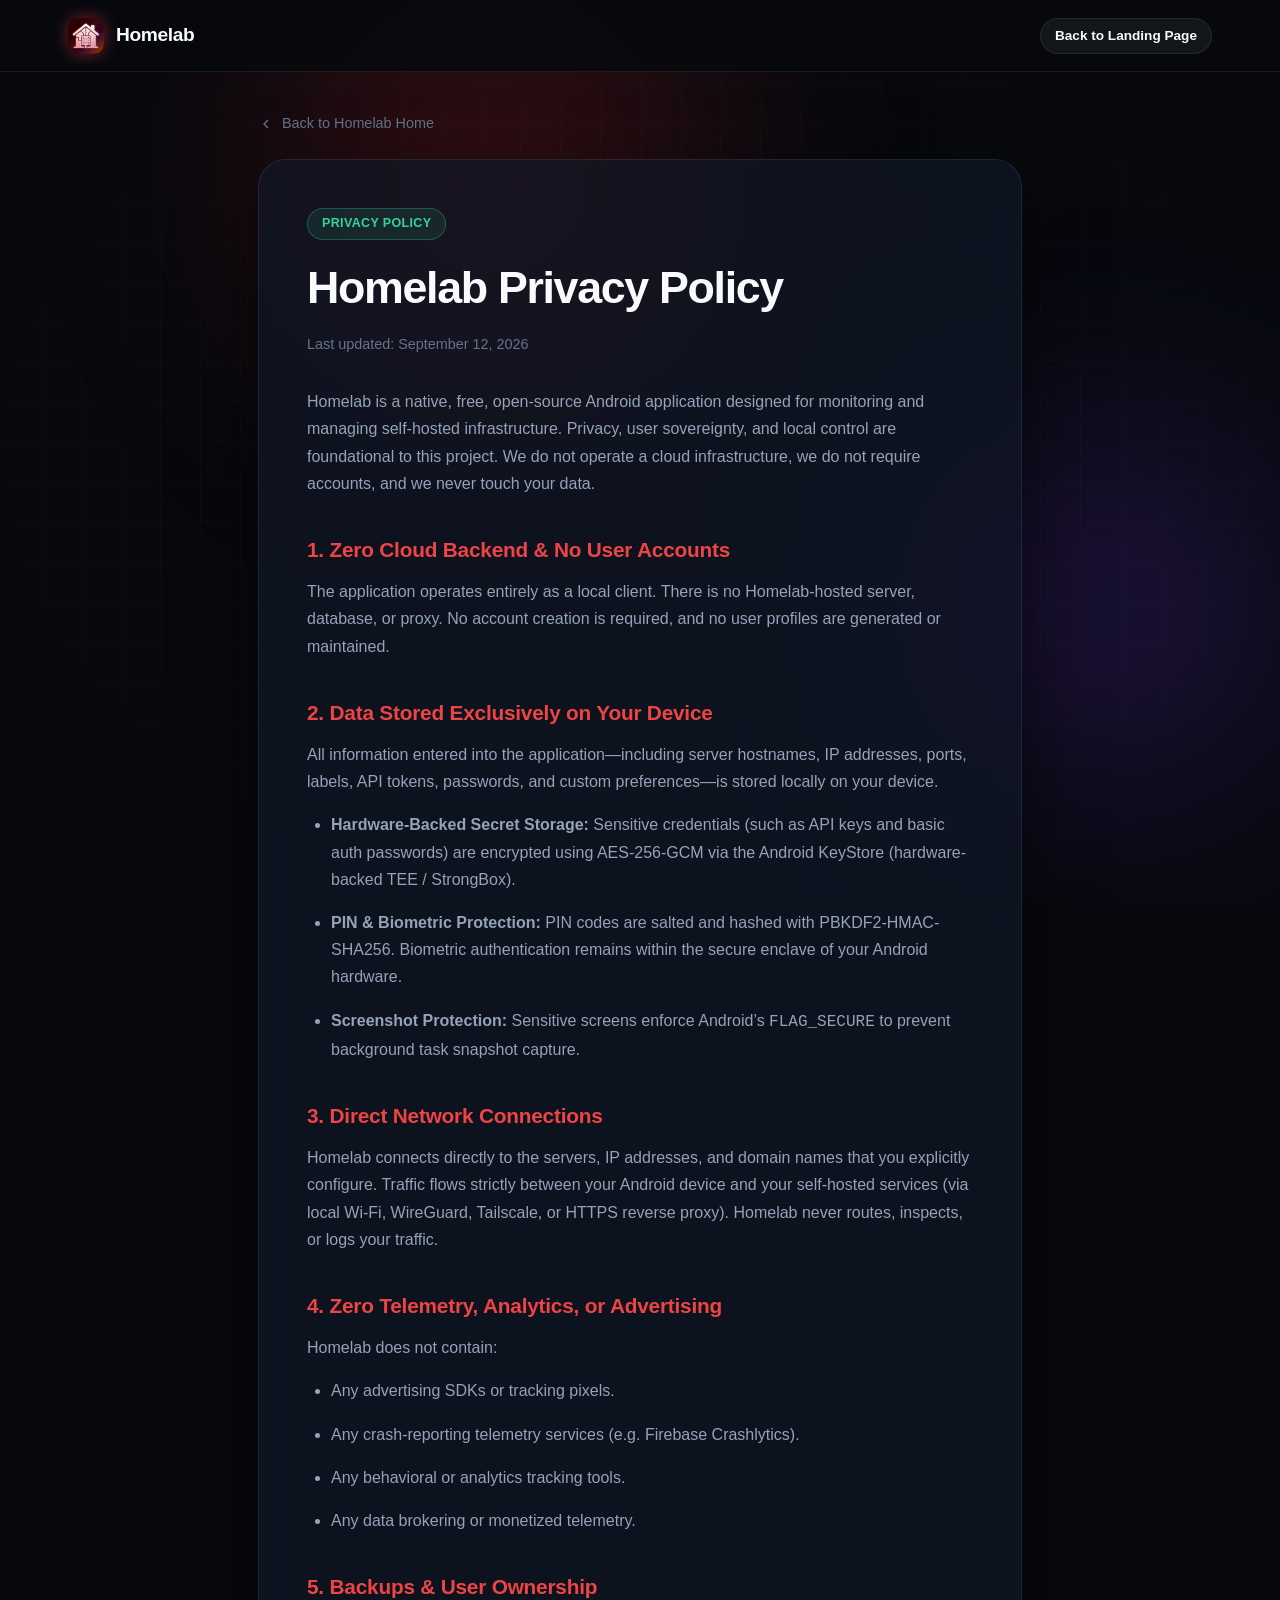
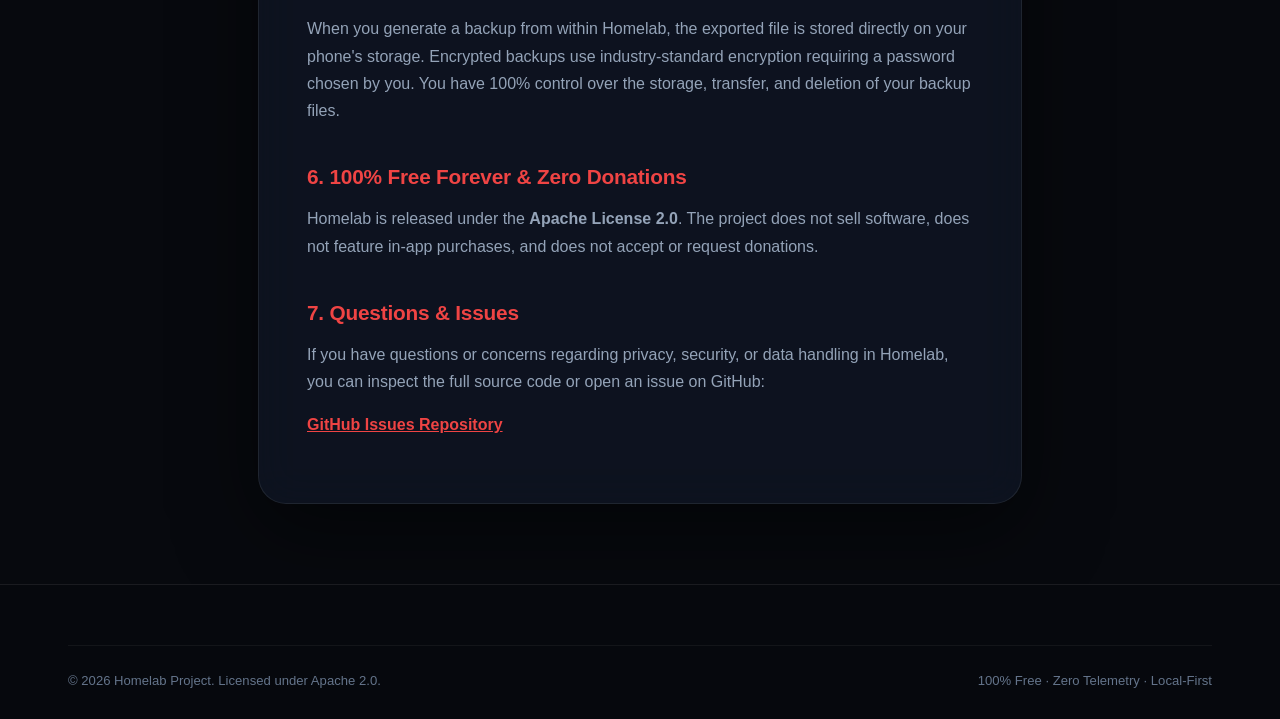
<file: docs/privacy.html>
<!doctype html>
<html lang="en">
<head>
  <meta charset="utf-8">
  <meta name="viewport" content="width=device-width, initial-scale=1">
  <title>Privacy Policy - Homelab</title>
  <meta name="description" content="Privacy Policy for Homelab native Android application. 100% private, zero cloud, zero telemetry.">
  <link rel="icon" type="image/png" href="assets/logo.png">
  <link rel="stylesheet" href="style.css">
  <style>
    .legal-content {
      max-width: 820px;
      margin: 40px auto 80px;
    }
    .legal-card {
      background: var(--card-bg);
      border: 1px solid var(--card-border);
      border-radius: var(--radius-xl);
      padding: 48px;
      backdrop-filter: blur(20px);
      box-shadow: 0 25px 80px rgba(0, 0, 0, 0.5);
    }
    .legal-card h1 {
      font-size: clamp(2rem, 5vw, 2.8rem);
      font-weight: 800;
      letter-spacing: -0.03em;
      margin-bottom: 8px;
    }
    .legal-card h2 {
      font-size: 1.3rem;
      font-weight: 700;
      color: var(--accent-red);
      margin: 36px 0 12px;
      letter-spacing: -0.01em;
    }
    .legal-card p, .legal-card li {
      color: var(--text-secondary);
      font-size: 1rem;
      line-height: 1.7;
      margin-bottom: 16px;
    }
    .legal-card ul {
      margin-left: 24px;
      margin-bottom: 20px;
    }
    .back-link {
      display: inline-flex;
      align-items: center;
      gap: 8px;
      color: var(--text-muted);
      text-decoration: none;
      font-size: 0.9rem;
      margin-bottom: 24px;
      transition: color 0.2s ease;
    }
    .back-link:hover {
      color: var(--accent-red);
    }
  </style>
</head>
<body>

  <!-- Ambient Light Effects -->
  <div class="bg-ambient">
    <div class="ambient-orb ambient-orb-1"></div>
    <div class="ambient-orb ambient-orb-2"></div>
  </div>
  <div class="bg-grid"></div>

  <!-- Navbar -->
  <header class="navbar">
    <div class="container">
      <a href="index.html" class="nav-brand">
        <img src="assets/logo.png" alt="Homelab Logo" class="nav-logo">
        <span>Homelab</span>
      </a>
      <div class="nav-actions">
        <a href="index.html" class="btn btn-secondary btn-sm">
          <span>Back to Landing Page</span>
        </a>
      </div>
    </div>
  </header>

  <main class="container legal-content">
    <a href="index.html" class="back-link">
      <svg width="16" height="16" viewBox="0 0 24 24" fill="none" stroke="currentColor" stroke-width="2"><polyline points="15 18 9 12 15 6"></polyline></svg>
      <span>Back to Homelab Home</span>
    </a>

    <article class="legal-card">
      <div style="margin-bottom: 12px;">
        <span class="badge badge-emerald">Privacy Policy</span>
      </div>
      <h1>Homelab Privacy Policy</h1>
      <p style="color: var(--text-muted); font-size: 0.9rem; margin-bottom: 32px;">Last updated: September 12, 2026</p>

      <p>
        Homelab is a native, free, open-source Android application designed for monitoring and managing self-hosted infrastructure. 
        Privacy, user sovereignty, and local control are foundational to this project. We do not operate a cloud infrastructure, we do not require accounts, and we never touch your data.
      </p>

      <h2>1. Zero Cloud Backend & No User Accounts</h2>
      <p>
        The application operates entirely as a local client. There is no Homelab-hosted server, database, or proxy. 
        No account creation is required, and no user profiles are generated or maintained.
      </p>

      <h2>2. Data Stored Exclusively on Your Device</h2>
      <p>
        All information entered into the application—including server hostnames, IP addresses, ports, labels, API tokens, passwords, and custom preferences—is stored locally on your device.
      </p>
      <ul>
        <li><strong>Hardware-Backed Secret Storage:</strong> Sensitive credentials (such as API keys and basic auth passwords) are encrypted using AES-256-GCM via the Android KeyStore (hardware-backed TEE / StrongBox).</li>
        <li><strong>PIN & Biometric Protection:</strong> PIN codes are salted and hashed with PBKDF2-HMAC-SHA256. Biometric authentication remains within the secure enclave of your Android hardware.</li>
        <li><strong>Screenshot Protection:</strong> Sensitive screens enforce Android’s <code>FLAG_SECURE</code> to prevent background task snapshot capture.</li>
      </ul>

      <h2>3. Direct Network Connections</h2>
      <p>
        Homelab connects directly to the servers, IP addresses, and domain names that you explicitly configure. 
        Traffic flows strictly between your Android device and your self-hosted services (via local Wi-Fi, WireGuard, Tailscale, or HTTPS reverse proxy). Homelab never routes, inspects, or logs your traffic.
      </p>

      <h2>4. Zero Telemetry, Analytics, or Advertising</h2>
      <p>
        Homelab does not contain:
      </p>
      <ul>
        <li>Any advertising SDKs or tracking pixels.</li>
        <li>Any crash-reporting telemetry services (e.g. Firebase Crashlytics).</li>
        <li>Any behavioral or analytics tracking tools.</li>
        <li>Any data brokering or monetized telemetry.</li>
      </ul>

      <h2>5. Backups & User Ownership</h2>
      <p>
        When you generate a backup from within Homelab, the exported file is stored directly on your phone's storage. Encrypted backups use industry-standard encryption requiring a password chosen by you. You have 100% control over the storage, transfer, and deletion of your backup files.
      </p>

      <h2>6. 100% Free Forever & Zero Donations</h2>
      <p>
        Homelab is released under the <strong>Apache License 2.0</strong>. The project does not sell software, does not feature in-app purchases, and does not accept or request donations.
      </p>

      <h2>7. Questions & Issues</h2>
      <p>
        If you have questions or concerns regarding privacy, security, or data handling in Homelab, you can inspect the full source code or open an issue on GitHub:
      </p>
      <p>
        <a href="https://github.com/AnARCHIS12/homelab/issues" target="_blank" rel="noopener" style="color: var(--accent-red); font-weight: 600;">GitHub Issues Repository</a>
      </p>
    </article>
  </main>

  <footer class="footer">
    <div class="container">
      <div class="footer-bottom">
        <div>&copy; 2026 Homelab Project. Licensed under Apache 2.0.</div>
        <div>100% Free · Zero Telemetry · Local-First</div>
      </div>
    </div>
  </footer>

</body>
</html>
</file>
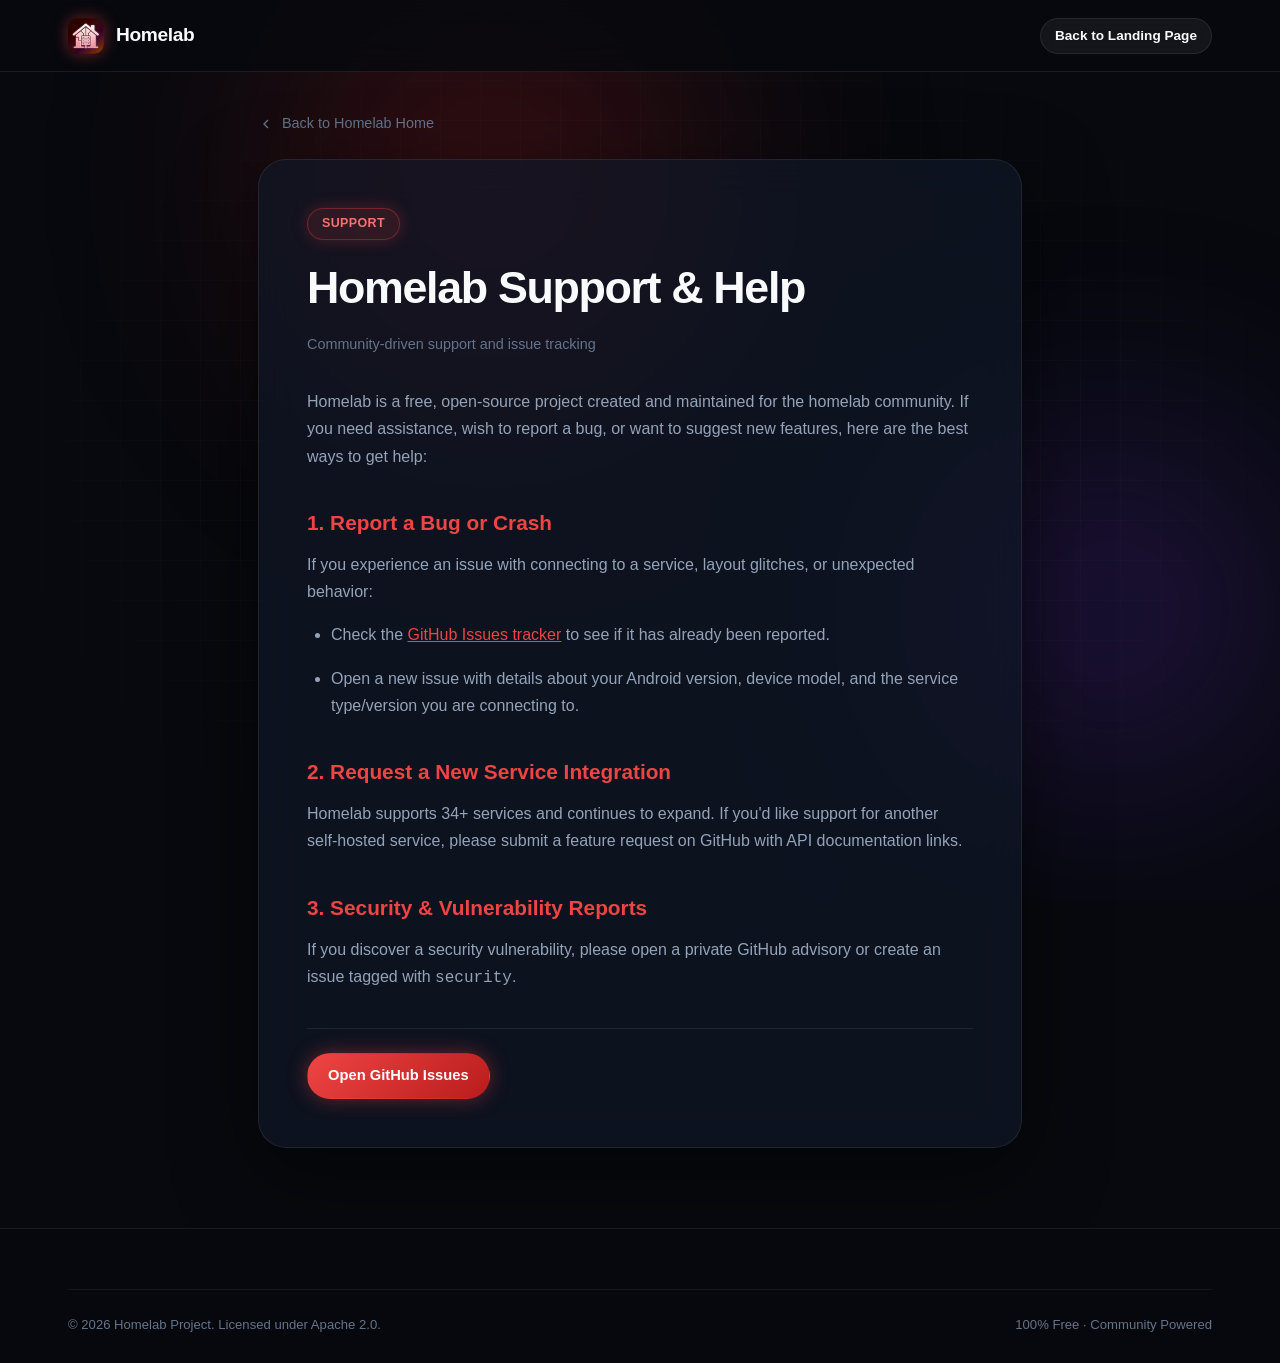
<file: docs/support.html>
<!doctype html>
<html lang="en">
<head>
  <meta charset="utf-8">
  <meta name="viewport" content="width=device-width, initial-scale=1">
  <title>Support & Help - Homelab</title>
  <meta name="description" content="Support and issue tracking for Homelab Android application.">
  <link rel="icon" type="image/png" href="assets/logo.png">
  <link rel="stylesheet" href="style.css">
  <style>
    .legal-content {
      max-width: 820px;
      margin: 40px auto 80px;
    }
    .legal-card {
      background: var(--card-bg);
      border: 1px solid var(--card-border);
      border-radius: var(--radius-xl);
      padding: 48px;
      backdrop-filter: blur(20px);
      box-shadow: 0 25px 80px rgba(0, 0, 0, 0.5);
    }
    .legal-card h1 {
      font-size: clamp(2rem, 5vw, 2.8rem);
      font-weight: 800;
      letter-spacing: -0.03em;
      margin-bottom: 8px;
    }
    .legal-card h2 {
      font-size: 1.3rem;
      font-weight: 700;
      color: var(--accent-red);
      margin: 36px 0 12px;
    }
    .legal-card p, .legal-card li {
      color: var(--text-secondary);
      font-size: 1rem;
      line-height: 1.7;
      margin-bottom: 16px;
    }
    .legal-card ul {
      margin-left: 24px;
      margin-bottom: 20px;
    }
    .back-link {
      display: inline-flex;
      align-items: center;
      gap: 8px;
      color: var(--text-muted);
      text-decoration: none;
      font-size: 0.9rem;
      margin-bottom: 24px;
      transition: color 0.2s ease;
    }
    .back-link:hover {
      color: var(--accent-red);
    }
  </style>
</head>
<body>

  <div class="bg-ambient">
    <div class="ambient-orb ambient-orb-1"></div>
    <div class="ambient-orb ambient-orb-2"></div>
  </div>
  <div class="bg-grid"></div>

  <header class="navbar">
    <div class="container">
      <a href="index.html" class="nav-brand">
        <img src="assets/logo.png" alt="Homelab Logo" class="nav-logo">
        <span>Homelab</span>
      </a>
      <div class="nav-actions">
        <a href="index.html" class="btn btn-secondary btn-sm">
          <span>Back to Landing Page</span>
        </a>
      </div>
    </div>
  </header>

  <main class="container legal-content">
    <a href="index.html" class="back-link">
      <svg width="16" height="16" viewBox="0 0 24 24" fill="none" stroke="currentColor" stroke-width="2"><polyline points="15 18 9 12 15 6"></polyline></svg>
      <span>Back to Homelab Home</span>
    </a>

    <article class="legal-card">
      <div style="margin-bottom: 12px;">
        <span class="badge badge-glow">Support</span>
      </div>
      <h1>Homelab Support & Help</h1>
      <p style="color: var(--text-muted); font-size: 0.9rem; margin-bottom: 32px;">Community-driven support and issue tracking</p>

      <p>
        Homelab is a free, open-source project created and maintained for the homelab community. If you need assistance, wish to report a bug, or want to suggest new features, here are the best ways to get help:
      </p>

      <h2>1. Report a Bug or Crash</h2>
      <p>
        If you experience an issue with connecting to a service, layout glitches, or unexpected behavior:
      </p>
      <ul>
        <li>Check the <a href="https://github.com/AnARCHIS12/homelab/issues" target="_blank" rel="noopener" style="color: var(--accent-red);">GitHub Issues tracker</a> to see if it has already been reported.</li>
        <li>Open a new issue with details about your Android version, device model, and the service type/version you are connecting to.</li>
      </ul>

      <h2>2. Request a New Service Integration</h2>
      <p>
        Homelab supports 34+ services and continues to expand. If you'd like support for another self-hosted service, please submit a feature request on GitHub with API documentation links.
      </p>

      <h2>3. Security & Vulnerability Reports</h2>
      <p>
        If you discover a security vulnerability, please open a private GitHub advisory or create an issue tagged with <code>security</code>.
      </p>

      <div style="margin-top: 36px; padding-top: 24px; border-top: 1px solid var(--card-border);">
        <a href="https://github.com/AnARCHIS12/homelab/issues" class="btn btn-primary" target="_blank" rel="noopener">
          <span>Open GitHub Issues</span>
        </a>
      </div>
    </article>
  </main>

  <footer class="footer">
    <div class="container">
      <div class="footer-bottom">
        <div>&copy; 2026 Homelab Project. Licensed under Apache 2.0.</div>
        <div>100% Free · Community Powered</div>
      </div>
    </div>
  </footer>

</body>
</html>
</file>
<file: docs/style.css>
:root {
  --font-sans: -apple-system, BlinkMacSystemFont, "Segoe UI", Roboto, "Helvetica Neue", Arial, sans-serif;
  --font-mono: ui-monospace, SFMono-Regular, Menlo, Monaco, Consolas, "Liberation Mono", monospace;
  
  --bg-primary: #07090e;
  --bg-secondary: #0d111a;
  --bg-tertiary: #131926;
  
  --card-bg: rgba(17, 24, 39, 0.7);
  --card-bg-hover: rgba(26, 36, 56, 0.85);
  --card-border: rgba(255, 255, 255, 0.08);
  --card-border-hover: rgba(239, 68, 68, 0.45);
  
  --text-primary: #f8fafc;
  --text-secondary: #94a3b8;
  --text-muted: #64748b;
  
  /* Modern Red Theme */
  --accent-red: #ef4444;
  --accent-red-hover: #dc2626;
  --accent-red-light: #f87171;
  --accent-emerald: #34d399;
  --accent-violet: #a855f7;
  
  --radius-sm: 8px;
  --radius-md: 14px;
  --radius-lg: 20px;
  --radius-xl: 28px;
  --radius-full: 9999px;
  
  --container-max: 1200px;
  --header-height: 72px;
}

* {
  margin: 0;
  padding: 0;
  box-sizing: border-box;
  -webkit-tap-highlight-color: transparent;
}

html {
  scroll-behavior: smooth;
  color-scheme: dark;
}

body {
  background-color: var(--bg-primary);
  color: var(--text-primary);
  font-family: var(--font-sans);
  font-size: 16px;
  line-height: 1.6;
  overflow-x: hidden;
  position: relative;
  -webkit-font-smoothing: antialiased;
}

/* Ambient Background Lights with Red Accent */
.bg-ambient {
  position: fixed;
  inset: 0;
  pointer-events: none;
  z-index: 0;
  overflow: hidden;
}

.ambient-orb {
  position: absolute;
  border-radius: 50%;
  filter: blur(120px);
  opacity: 0.35;
  animation: orbFloat 18s infinite alternate ease-in-out;
}

.ambient-orb-1 {
  width: clamp(350px, 50vw, 600px);
  height: clamp(350px, 50vw, 600px);
  background: radial-gradient(circle, #dc2626 0%, transparent 70%);
  top: -120px;
  left: 15%;
}

.ambient-orb-2 {
  width: clamp(300px, 40vw, 500px);
  height: clamp(300px, 40vw, 500px);
  background: radial-gradient(circle, #7c3aed 0%, transparent 70%);
  top: 40%;
  right: -80px;
  animation-delay: -5s;
}

.ambient-orb-3 {
  width: clamp(320px, 45vw, 550px);
  height: clamp(320px, 45vw, 550px);
  background: radial-gradient(circle, #991b1b 0%, transparent 70%);
  bottom: 10%;
  left: -80px;
  animation-delay: -10s;
}

@keyframes orbFloat {
  0% { transform: translate(0, 0) scale(1); }
  50% { transform: translate(30px, 50px) scale(1.06); }
  100% { transform: translate(-25px, -30px) scale(0.95); }
}

.bg-grid {
  position: fixed;
  inset: 0;
  background-image: 
    linear-gradient(to right, rgba(255, 255, 255, 0.025) 1px, transparent 1px),
    linear-gradient(to bottom, rgba(255, 255, 255, 0.025) 1px, transparent 1px);
  background-size: 40px 40px;
  pointer-events: none;
  z-index: 0;
  mask-image: radial-gradient(ellipse at center, black 40%, transparent 80%);
  -webkit-mask-image: radial-gradient(ellipse at center, black 40%, transparent 80%);
}

.container {
  width: 100%;
  max-width: var(--container-max);
  margin: 0 auto;
  padding: 0 clamp(16px, 4vw, 28px);
  position: relative;
  z-index: 1;
}

/* Navbar */
.navbar {
  position: relative;
  z-index: 100;
  height: var(--header-height);
  backdrop-filter: blur(16px);
  -webkit-backdrop-filter: blur(16px);
  background: rgba(7, 9, 14, 0.82);
  border-bottom: 1px solid var(--card-border);
}

.navbar .container {
  display: flex;
  align-items: center;
  justify-content: space-between;
  height: 100%;
}

.nav-brand {
  display: flex;
  align-items: center;
  gap: 12px;
  text-decoration: none;
  color: var(--text-primary);
  font-weight: 700;
  font-size: 1.2rem;
  letter-spacing: -0.02em;
}

.nav-logo {
  width: 36px;
  height: 36px;
  border-radius: 10px;
  box-shadow: 0 0 16px rgba(239, 68, 68, 0.45);
}

.nav-links {
  display: flex;
  align-items: center;
  gap: 24px;
  list-style: none;
}

.nav-link {
  text-decoration: none;
  color: var(--text-secondary);
  font-size: 0.92rem;
  font-weight: 500;
  transition: color 0.2s ease;
  padding: 6px 0;
}

.nav-link:hover {
  color: var(--text-primary);
}

.nav-actions {
  display: flex;
  align-items: center;
  gap: 12px;
}

/* Mobile Hamburger Button */
.nav-toggle-btn {
  display: none;
  background: transparent;
  border: 1px solid var(--card-border);
  border-radius: var(--radius-sm);
  color: var(--text-primary);
  padding: 8px;
  cursor: pointer;
}

.nav-mobile-menu {
  display: none;
  position: absolute;
  top: var(--header-height);
  left: 0;
  right: 0;
  background: rgba(7, 9, 14, 0.96);
  backdrop-filter: blur(20px);
  -webkit-backdrop-filter: blur(20px);
  border-bottom: 1px solid var(--card-border);
  padding: 20px 24px;
  z-index: 99;
  flex-direction: column;
  gap: 16px;
}

.nav-mobile-menu.active {
  display: flex;
}

.nav-mobile-link {
  color: var(--text-secondary);
  text-decoration: none;
  font-size: 1.1rem;
  font-weight: 600;
  padding: 8px 0;
  border-bottom: 1px solid rgba(255, 255, 255, 0.05);
}

.nav-mobile-link:hover {
  color: var(--accent-red-light);
}

/* Buttons */
.btn {
  display: inline-flex;
  align-items: center;
  justify-content: center;
  gap: 8px;
  padding: 10px 20px;
  border-radius: var(--radius-full);
  font-size: 0.92rem;
  font-weight: 600;
  text-decoration: none;
  transition: all 0.25s cubic-bezier(0.16, 1, 0.3, 1);
  cursor: pointer;
  border: 1px solid transparent;
  min-height: 44px;
}

.btn:active {
  transform: scale(0.97);
}

.btn-primary {
  background: linear-gradient(135deg, #ef4444, #b91c1c);
  color: #ffffff;
  box-shadow: 0 0 20px rgba(239, 68, 68, 0.4);
}

.btn-primary:hover {
  background: linear-gradient(135deg, #dc2626, #991b1b);
  box-shadow: 0 0 30px rgba(239, 68, 68, 0.65);
  transform: translateY(-2px);
}

.btn-secondary {
  background: rgba(255, 255, 255, 0.06);
  color: var(--text-primary);
  border-color: var(--card-border);
  backdrop-filter: blur(10px);
}

.btn-secondary:hover {
  background: rgba(255, 255, 255, 0.12);
  border-color: rgba(255, 255, 255, 0.2);
  transform: translateY(-2px);
}

.btn-sm {
  padding: 6px 14px;
  font-size: 0.85rem;
  min-height: 36px;
}

.btn-lg {
  padding: 14px 28px;
  font-size: 1.05rem;
  min-height: 52px;
}

/* Badges */
.badge {
  display: inline-flex;
  align-items: center;
  gap: 6px;
  padding: 5px 14px;
  border-radius: var(--radius-full);
  font-size: 0.78rem;
  font-weight: 600;
  letter-spacing: 0.03em;
  text-transform: uppercase;
}

.badge-glow {
  background: rgba(239, 68, 68, 0.12);
  color: var(--accent-red-light);
  border: 1px solid rgba(239, 68, 68, 0.35);
  box-shadow: 0 0 16px rgba(239, 68, 68, 0.25);
}

.badge-emerald {
  background: rgba(52, 211, 153, 0.1);
  color: var(--accent-emerald);
  border: 1px solid rgba(52, 211, 153, 0.3);
}

.fdroid-badge {
  display: inline-flex;
  align-items: center;
  transition: transform 160ms ease, filter 160ms ease;
}

.fdroid-badge:hover,
.fdroid-badge:focus-visible {
  transform: translateY(-2px);
  filter: brightness(1.08);
}

.fdroid-badge img {
  display: block;
  height: 56px;
  width: auto;
}

.install-actions {
  display: flex;
  align-items: center;
  gap: 12px;
  flex-wrap: wrap;
}

/* Hero Section */
.hero {
  padding: clamp(40px, 8vw, 80px) 0 clamp(60px, 10vw, 100px);
  text-align: center;
  position: relative;
}

.hero-content {
  max-width: 860px;
  margin: 0 auto;
}

.hero-pill {
  margin-bottom: 20px;
}

.hero-title {
  font-size: clamp(2.2rem, 6.5vw, 4.4rem);
  font-weight: 800;
  line-height: 1.1;
  letter-spacing: -0.04em;
  margin-bottom: 20px;
}

.text-gradient {
  background: linear-gradient(135deg, #ffffff 30%, #ef4444 80%, #fca5a5 100%);
  -webkit-background-clip: text;
  -webkit-text-fill-color: transparent;
}

.hero-desc {
  font-size: clamp(1rem, 2.2vw, 1.25rem);
  color: var(--text-secondary);
  line-height: 1.6;
  margin-bottom: 32px;
  max-width: 680px;
  margin-left: auto;
  margin-right: auto;
}

.hero-cta-group {
  display: flex;
  align-items: center;
  justify-content: center;
  gap: 16px;
  flex-wrap: wrap;
  margin-bottom: 36px;
}

.hero-stats {
  display: flex;
  align-items: center;
  justify-content: center;
  gap: clamp(16px, 4vw, 40px);
  padding-top: 24px;
  border-top: 1px solid var(--card-border);
  max-width: 640px;
  margin: 0 auto clamp(40px, 8vw, 60px);
  flex-wrap: wrap;
}

.hero-stat-item {
  display: flex;
  flex-direction: column;
  gap: 4px;
  min-width: 100px;
}

.hero-stat-num {
  font-size: clamp(1.2rem, 3vw, 1.5rem);
  font-weight: 800;
  color: var(--text-primary);
  letter-spacing: -0.02em;
}

.hero-stat-label {
  font-size: 0.75rem;
  color: var(--text-muted);
  text-transform: uppercase;
  letter-spacing: 0.05em;
}

/* Phone Mockup Frame */
.hero-mockup-wrapper {
  position: relative;
  max-width: 900px;
  margin: 0 auto;
  display: flex;
  justify-content: center;
  align-items: center;
}

.hero-mockup-glow {
  position: absolute;
  width: clamp(280px, 60vw, 450px);
  height: clamp(280px, 60vw, 450px);
  background: radial-gradient(circle, rgba(239, 68, 68, 0.3) 0%, rgba(185, 28, 28, 0.16) 50%, transparent 70%);
  filter: blur(60px);
  z-index: 0;
}

.phone-frame {
  position: relative;
  z-index: 2;
  width: min(300px, 80vw);
  height: min(600px, 160vw);
  background: #020408;
  border-radius: 44px;
  border: 4px solid #1e293b;
  box-shadow: 
    0 0 0 2px rgba(255, 255, 255, 0.05),
    0 25px 80px -15px rgba(0, 0, 0, 0.8),
    0 0 45px rgba(239, 68, 68, 0.25);
  overflow: hidden;
  display: flex;
  flex-direction: column;
}

.phone-speaker {
  width: 70px;
  height: 4px;
  background: #334155;
  border-radius: 4px;
  margin: 10px auto 6px;
  flex-shrink: 0;
}

.phone-screen {
  flex: 1;
  width: 100%;
  overflow: hidden;
  position: relative;
}

.phone-screen img {
  width: 100%;
  height: 100%;
  object-fit: cover;
  display: block;
}

/* Floating Telemetry Cards */
.floating-card {
  position: absolute;
  z-index: 3;
  background: rgba(13, 17, 26, 0.88);
  backdrop-filter: blur(14px);
  -webkit-backdrop-filter: blur(14px);
  border: 1px solid rgba(255, 255, 255, 0.12);
  border-radius: var(--radius-md);
  padding: 12px 16px;
  display: flex;
  align-items: center;
  gap: 12px;
  box-shadow: 0 20px 40px rgba(0, 0, 0, 0.5);
  animation: floatCard 6s ease-in-out infinite alternate;
}

.floating-card-left {
  left: 20px;
  top: 35%;
}

.floating-card-right {
  right: 20px;
  top: 55%;
  animation-delay: -3s;
}

.floating-icon {
  width: 34px;
  height: 34px;
  border-radius: 8px;
  display: flex;
  align-items: center;
  justify-content: center;
  flex-shrink: 0;
}

.floating-info {
  display: flex;
  flex-direction: column;
  text-align: left;
}

.floating-title {
  font-size: 0.82rem;
  font-weight: 700;
  color: var(--text-primary);
}

.floating-sub {
  font-size: 0.72rem;
  color: var(--text-secondary);
}

@keyframes floatCard {
  0% { transform: translateY(0); }
  100% { transform: translateY(-10px); }
}

/* Section Common */
.section {
  padding: clamp(60px, 10vw, 100px) 0;
  position: relative;
  z-index: 1;
}

.section-header {
  text-align: center;
  max-width: 680px;
  margin: 0 auto clamp(36px, 6vw, 60px);
}

.section-tag {
  margin-bottom: 12px;
}

.section-title {
  font-size: clamp(1.8rem, 4.5vw, 2.8rem);
  font-weight: 800;
  letter-spacing: -0.03em;
  margin-bottom: 14px;
  line-height: 1.15;
}

.section-desc {
  font-size: clamp(0.95rem, 2vw, 1.1rem);
  color: var(--text-secondary);
  line-height: 1.6;
}

/* Bento Grid */
.bento-grid {
  display: grid;
  grid-template-columns: repeat(12, 1fr);
  gap: 20px;
}

.bento-card {
  background: var(--card-bg);
  backdrop-filter: blur(16px);
  -webkit-backdrop-filter: blur(16px);
  border: 1px solid var(--card-border);
  border-radius: var(--radius-xl);
  padding: clamp(24px, 4vw, 36px);
  position: relative;
  overflow: hidden;
  transition: all 0.3s cubic-bezier(0.16, 1, 0.3, 1);
  box-shadow: inset 0 1px 1px rgba(255, 255, 255, 0.05);
}

.bento-card:hover {
  transform: translateY(-4px);
  border-color: var(--card-border-hover);
  background: var(--card-bg-hover);
  box-shadow: 0 20px 40px rgba(0, 0, 0, 0.4), inset 0 1px 1px rgba(255, 255, 255, 0.1);
}

.bento-card-8 { grid-column: span 8; }
.bento-card-4 { grid-column: span 4; }
.bento-card-6 { grid-column: span 6; }
.bento-card-12 { grid-column: span 12; }

.bento-icon-box {
  width: 48px;
  height: 48px;
  border-radius: var(--radius-md);
  display: flex;
  align-items: center;
  justify-content: center;
  font-size: 1.4rem;
  margin-bottom: 20px;
  background: rgba(255, 255, 255, 0.05);
  border: 1px solid var(--card-border);
}

.bento-title {
  font-size: clamp(1.15rem, 2.5vw, 1.4rem);
  font-weight: 700;
  letter-spacing: -0.02em;
  margin-bottom: 10px;
  color: var(--text-primary);
}

.bento-desc {
  color: var(--text-secondary);
  font-size: 0.95rem;
  line-height: 1.6;
}

.bento-tag-list {
  display: flex;
  flex-wrap: wrap;
  gap: 8px;
  margin-top: 18px;
}

.bento-tag {
  background: rgba(255, 255, 255, 0.04);
  border: 1px solid var(--card-border);
  border-radius: var(--radius-full);
  padding: 4px 12px;
  font-size: 0.78rem;
  color: var(--text-muted);
}

/* Interactive Showcase / Screenshots */
.showcase-container {
  display: flex;
  flex-direction: column;
  align-items: center;
  gap: 32px;
}

.showcase-tabs-wrapper {
  width: 100%;
  overflow-x: auto;
  padding-bottom: 8px;
  scrollbar-width: none;
  -webkit-overflow-scrolling: touch;
}

.showcase-tabs-wrapper::-webkit-scrollbar {
  display: none;
}

.showcase-tabs {
  display: flex;
  gap: 8px;
  background: rgba(13, 17, 26, 0.85);
  border: 1px solid var(--card-border);
  padding: 6px;
  border-radius: var(--radius-full);
  backdrop-filter: blur(10px);
  width: max-content;
  margin: 0 auto;
}

.showcase-tab {
  padding: 8px 18px;
  border-radius: var(--radius-full);
  border: none;
  background: transparent;
  color: var(--text-secondary);
  font-size: 0.88rem;
  font-weight: 600;
  cursor: pointer;
  transition: all 0.2s ease;
  white-space: nowrap;
  min-height: 38px;
}

.showcase-tab:hover {
  color: var(--text-primary);
}

.showcase-tab.active {
  background: linear-gradient(135deg, #ef4444, #dc2626);
  color: #ffffff;
  box-shadow: 0 0 20px rgba(239, 68, 68, 0.45);
}

.showcase-preview-frame {
  width: 100%;
  max-width: 900px;
  background: var(--card-bg);
  border: 1px solid var(--card-border);
  border-radius: var(--radius-xl);
  padding: clamp(24px, 4vw, 40px);
  display: flex;
  align-items: center;
  justify-content: center;
  gap: clamp(24px, 5vw, 60px);
  backdrop-filter: blur(20px);
}

.showcase-screen-wrapper {
  width: min(250px, 75vw);
  height: min(510px, 150vw);
  border-radius: 34px;
  overflow: hidden;
  border: 4px solid #1e293b;
  box-shadow: 0 20px 50px rgba(0, 0, 0, 0.6);
  flex-shrink: 0;
}

.showcase-screen-wrapper img {
  width: 100%;
  height: 100%;
  object-fit: cover;
  transition: opacity 0.25s ease;
}

.showcase-screen-info {
  flex: 1;
  text-align: left;
}

.showcase-screen-info h3 {
  font-size: clamp(1.4rem, 3vw, 1.8rem);
  font-weight: 700;
  margin-bottom: 12px;
  letter-spacing: -0.02em;
}

.showcase-screen-info p {
  color: var(--text-secondary);
  font-size: 0.98rem;
  line-height: 1.6;
  margin-bottom: 20px;
}

.showcase-features-list {
  list-style: none;
  display: flex;
  flex-direction: column;
  gap: 10px;
}

.showcase-features-list li {
  display: flex;
  align-items: center;
  gap: 10px;
  color: var(--text-primary);
  font-size: 0.92rem;
}

.showcase-features-list li svg {
  color: var(--accent-emerald);
  flex-shrink: 0;
}

/* Services Filter & Directory */
.services-controls {
  display: flex;
  align-items: center;
  justify-content: space-between;
  gap: 16px;
  margin-bottom: 28px;
  flex-wrap: wrap;
}

.services-filter-wrapper {
  overflow-x: auto;
  padding-bottom: 6px;
  width: 100%;
  scrollbar-width: none;
  -webkit-overflow-scrolling: touch;
}

.services-filter-wrapper::-webkit-scrollbar {
  display: none;
}

.services-filter-tabs {
  display: flex;
  gap: 8px;
  width: max-content;
}

.service-filter-btn {
  padding: 8px 16px;
  border-radius: var(--radius-full);
  border: 1px solid var(--card-border);
  background: rgba(255, 255, 255, 0.03);
  color: var(--text-secondary);
  font-size: 0.85rem;
  font-weight: 500;
  cursor: pointer;
  transition: all 0.2s ease;
  white-space: nowrap;
  min-height: 38px;
}

.service-filter-btn:hover {
  background: rgba(255, 255, 255, 0.08);
  color: var(--text-primary);
}

.service-filter-btn.active {
  background: rgba(239, 68, 68, 0.15);
  border-color: var(--accent-red);
  color: var(--accent-red-light);
  font-weight: 600;
}

.service-search-box {
  position: relative;
  width: 100%;
  max-width: 320px;
}

.service-search-input {
  width: 100%;
  padding: 10px 16px 10px 38px;
  border-radius: var(--radius-full);
  background: rgba(255, 255, 255, 0.05);
  border: 1px solid var(--card-border);
  color: var(--text-primary);
  font-size: 0.9rem;
  outline: none;
  transition: all 0.2s ease;
  min-height: 42px;
}

.service-search-input:focus {
  border-color: var(--accent-red);
  box-shadow: 0 0 16px rgba(239, 68, 68, 0.25);
}

.service-search-icon {
  position: absolute;
  left: 14px;
  top: 50%;
  transform: translateY(-50%);
  color: var(--text-muted);
  pointer-events: none;
}

.services-grid {
  display: grid;
  grid-template-columns: repeat(auto-fill, minmax(220px, 1fr));
  gap: 14px;
}

.service-card {
  background: var(--card-bg);
  border: 1px solid var(--card-border);
  border-radius: var(--radius-md);
  padding: 14px;
  display: flex;
  align-items: center;
  gap: 12px;
  transition: all 0.2s ease;
}

.service-card:hover {
  background: var(--card-bg-hover);
  border-color: var(--card-border-hover);
  transform: translateY(-2px);
}

.service-card-icon {
  width: 38px;
  height: 38px;
  border-radius: 9px;
  background: rgba(255, 255, 255, 0.04);
  border: 1px solid var(--card-border);
  display: flex;
  align-items: center;
  justify-content: center;
  padding: 5px;
  flex-shrink: 0;
}

.service-card-icon img {
  width: 100%;
  height: 100%;
  object-fit: contain;
}

.service-card-text {
  overflow: hidden;
}

.service-card-name {
  font-size: 0.92rem;
  font-weight: 600;
  color: var(--text-primary);
  white-space: nowrap;
  text-overflow: ellipsis;
  overflow: hidden;
}

.service-card-category {
  font-size: 0.72rem;
  color: var(--text-muted);
  margin-top: 2px;
}

/* Privacy Section */
.privacy-card {
  background: var(--card-bg);
  border: 1px solid var(--card-border);
  border-radius: var(--radius-xl);
  padding: clamp(24px, 4vw, 48px);
  backdrop-filter: blur(20px);
}

.privacy-grid {
  display: grid;
  grid-template-columns: repeat(auto-fit, minmax(240px, 1fr));
  gap: 24px;
  margin-bottom: 36px;
}

.privacy-point {
  display: flex;
  flex-direction: column;
  gap: 10px;
}

.privacy-point-header {
  display: flex;
  align-items: center;
  gap: 10px;
}

.privacy-point-icon {
  width: 32px;
  height: 32px;
  border-radius: 8px;
  background: rgba(52, 211, 153, 0.1);
  color: var(--accent-emerald);
  display: flex;
  align-items: center;
  justify-content: center;
  font-size: 0.9rem;
}

.privacy-point-title {
  font-size: 1rem;
  font-weight: 700;
  color: var(--text-primary);
}

.privacy-point-desc {
  font-size: 0.9rem;
  color: var(--text-secondary);
  line-height: 1.6;
}

.privacy-cta-box {
  background: rgba(255, 255, 255, 0.02);
  border: 1px solid var(--card-border);
  border-radius: var(--radius-lg);
  padding: 20px;
  display: flex;
  align-items: center;
  justify-content: space-between;
  flex-wrap: wrap;
  gap: 16px;
}

/* Code Snippet Box */
.code-box {
  background: #090d16;
  border: 1px solid var(--card-border);
  border-radius: var(--radius-md);
  padding: 16px;
  font-family: var(--font-mono);
  font-size: 0.85rem;
  color: #cbd5e1;
  position: relative;
  overflow-x: auto;
}

.code-copy-btn {
  position: absolute;
  top: 12px;
  right: 12px;
  background: rgba(255, 255, 255, 0.08);
  border: 1px solid var(--card-border);
  color: var(--text-secondary);
  border-radius: var(--radius-sm);
  padding: 4px 10px;
  font-size: 0.75rem;
  cursor: pointer;
  transition: all 0.2s ease;
}

.code-copy-btn:hover {
  color: var(--text-primary);
  background: rgba(255, 255, 255, 0.15);
}

/* Modal for full privacy */
.modal-overlay {
  position: fixed;
  inset: 0;
  background: rgba(0, 0, 0, 0.82);
  backdrop-filter: blur(12px);
  -webkit-backdrop-filter: blur(12px);
  z-index: 200;
  display: none;
  align-items: center;
  justify-content: center;
  padding: 16px;
}

.modal-overlay.active {
  display: flex;
}

.modal-content {
  background: #0d121f;
  border: 1px solid var(--card-border);
  border-radius: var(--radius-xl);
  max-width: 760px;
  width: 100%;
  max-height: 85vh;
  overflow-y: auto;
  padding: clamp(24px, 5vw, 40px);
  position: relative;
  box-shadow: 0 25px 80px rgba(0, 0, 0, 0.7);
}

.modal-close-btn {
  position: absolute;
  top: 20px;
  right: 20px;
  background: rgba(255, 255, 255, 0.08);
  border: none;
  color: var(--text-secondary);
  width: 36px;
  height: 36px;
  border-radius: 50%;
  font-size: 1.2rem;
  display: flex;
  align-items: center;
  justify-content: center;
  cursor: pointer;
  transition: all 0.2s ease;
}

.modal-close-btn:hover {
  color: var(--text-primary);
  background: rgba(255, 255, 255, 0.18);
}

/* Footer */
.footer {
  border-top: 1px solid var(--card-border);
  padding: clamp(40px, 8vw, 60px) 0 30px;
  background: rgba(7, 9, 14, 0.9);
  position: relative;
  z-index: 1;
}

.footer-top {
  display: flex;
  justify-content: space-between;
  align-items: flex-start;
  gap: 36px;
  margin-bottom: 40px;
  flex-wrap: wrap;
}

.footer-brand {
  max-width: 360px;
}

.footer-logo-row {
  display: flex;
  align-items: center;
  gap: 12px;
  margin-bottom: 14px;
}

.footer-desc {
  color: var(--text-muted);
  font-size: 0.88rem;
  line-height: 1.6;
}

.footer-links-col {
  display: flex;
  flex-direction: column;
  gap: 10px;
}

.footer-col-title {
  font-size: 0.82rem;
  text-transform: uppercase;
  letter-spacing: 0.06em;
  color: var(--text-primary);
  font-weight: 700;
  margin-bottom: 4px;
}

.footer-link {
  color: var(--text-muted);
  text-decoration: none;
  font-size: 0.88rem;
  transition: color 0.2s ease;
}

.footer-link:hover {
  color: var(--accent-red-light);
}

.footer-bottom {
  display: flex;
  justify-content: space-between;
  align-items: center;
  padding-top: 24px;
  border-top: 1px solid rgba(255, 255, 255, 0.05);
  color: var(--text-muted);
  font-size: 0.82rem;
  flex-wrap: wrap;
  gap: 16px;
}

/* Mobile responsive breakpoints */
@media (max-width: 900px) {
  .bento-card-8,
  .bento-card-4,
  .bento-card-6 {
    grid-column: span 12;
  }
  
  .showcase-preview-frame {
    flex-direction: column;
    padding: 30px 20px;
    gap: 28px;
  }
  
  .floating-card {
    display: none;
  }
}

@media (max-width: 768px) {
  .nav-links {
    display: none;
  }
  
  .nav-toggle-btn {
    display: block;
  }
  
  .services-controls {
    flex-direction: column;
    align-items: stretch;
  }
  
  .service-search-box {
    max-width: 100%;
  }
  
  .services-grid {
    grid-template-columns: repeat(auto-fill, minmax(150px, 1fr));
    gap: 10px;
  }
  
  .service-card {
    padding: 10px;
    gap: 10px;
  }
  
  .service-card-icon {
    width: 32px;
    height: 32px;
  }
  
  .service-card-name {
    font-size: 0.85rem;
  }
  
  .service-card-category {
    font-size: 0.68rem;
  }
}

@media (max-width: 480px) {
  .hero-cta-group {
    flex-direction: column;
    width: 100%;
  }
  
  .btn-lg {
    width: 100%;
  }
  
  .hero-stats {
    display: grid;
    grid-template-columns: 1fr 1fr;
    gap: 16px;
  }
  
  .privacy-cta-box {
    flex-direction: column;
    align-items: flex-start;
  }
  
  .privacy-cta-box div:last-child {
    width: 100%;
    display: flex;
    flex-direction: column;
  }
}
</file>
